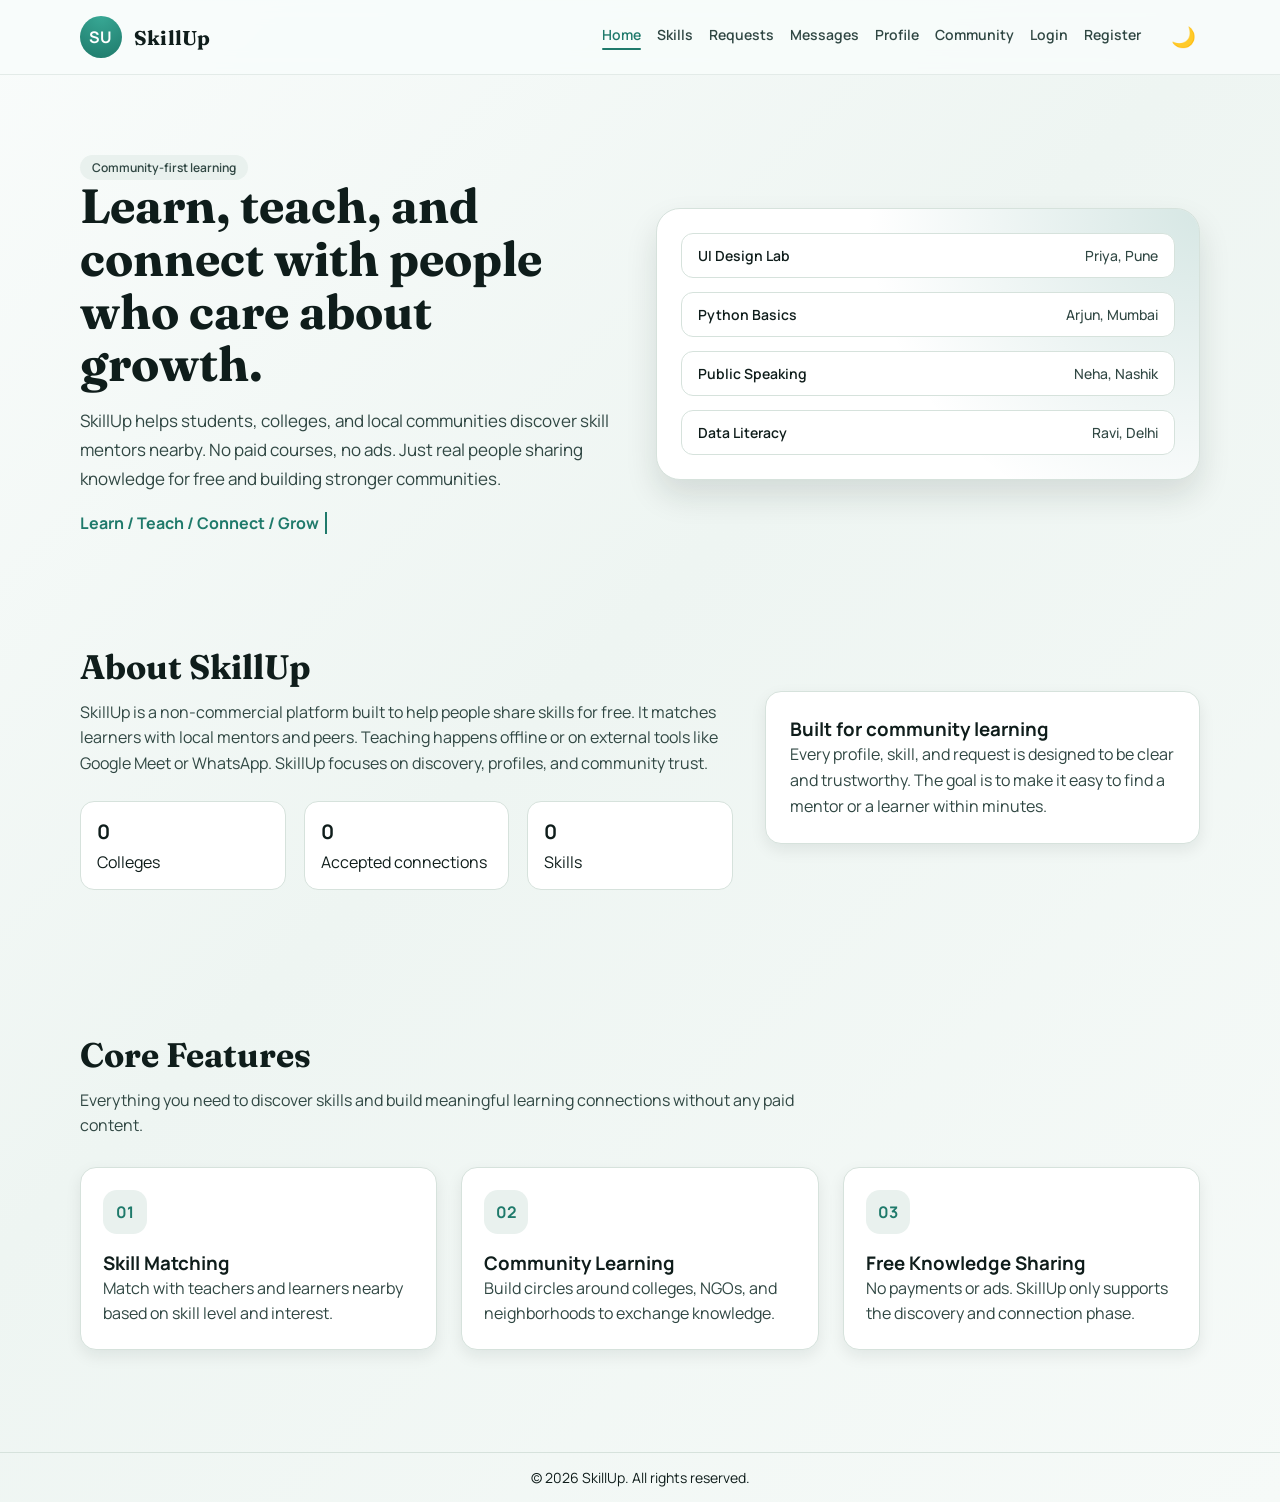
<file: index.html>
<!doctype html>
<html lang="en">
  <head>
    <meta charset="UTF-8" />
    <meta name="viewport" content="width=device-width, initial-scale=1.0" />
    <title>SkillUp | Community Skill Sharing</title>
    <script src="theme.js"></script>
    <link rel="stylesheet" href="style.css" />
  </head>
  <body>
    <div class="page">
      <header class="site-header">
        <div class="container header-inner">
          <a class="brand" href="index.html">
            <div class="brand-mark">SU</div>
            <span class="brand-title">SkillUp</span>
          </a>
          <nav class="site-nav">
            <a href="index.html">Home</a>
            <a href="skills.html">Skills</a>
            <a href="requests.html">Requests</a>
            <a href="messages.html">Messages</a>
            <a href="profile.html">Profile</a>
            <a href="community.html">Community</a>
            <a href="login.html" class="nav-auth">Login</a>
            <a href="register.html" class="nav-auth">Register</a>
            <button class="theme-toggle" id="themeToggle" type="button" aria-label="Switch to dark mode">🌙</button>
          </nav>
        </div>
      </header>

      <main>
        <section class="hero section">
          <div class="container hero-grid">
            <div>
              <p class="pill">Community-first learning</p>
              <h1 class="hero-title">
                Learn, teach, and connect with people who care about growth.
              </h1>
              <p class="hero-copy">
                SkillUp helps students, colleges, and local communities discover
                skill mentors nearby. No paid courses, no ads. Just real people
                sharing knowledge for free and building stronger communities.
              </p>
              <p class="hero-typed">
                <span id="typedText">Learn / Teach / Connect / Grow</span>
                <span class="hero-cursor" aria-hidden="true"></span>
              </p>
            </div>
            <div class="hero-panel" data-animate>
              <div class="hero-panel-grid">
                <div class="hero-panel-card">
                  UI Design Lab <span>Priya, Pune</span>
                </div>
                <div class="hero-panel-card">
                  Python Basics <span>Arjun, Mumbai</span>
                </div>
                <div class="hero-panel-card">
                  Public Speaking <span>Neha, Nashik</span>
                </div>
                <div class="hero-panel-card">
                  Data Literacy <span>Ravi, Delhi</span>
                </div>
              </div>
            </div>
          </div>
        </section>

        <section class="section" data-animate>
          <div class="container about-grid">
            <div>
              <h2 class="section-title">About SkillUp</h2>
              <p class="section-lede">
                SkillUp is a non-commercial platform built to help people share
                skills for free. It matches learners with local mentors and
                peers. Teaching happens offline or on external tools like Google
                Meet or WhatsApp. SkillUp focuses on discovery, profiles, and
                community trust.
              </p>
              <div class="stats-row">
                <div class="stat">
                  <strong id="homeCollegesCount">--</strong>
                  Colleges
                </div>
                <div class="stat">
                  <strong id="homeConnectionsCount">--</strong>
                  Accepted connections
                </div>
                <div class="stat">
                  <strong id="homeSkillsCount">--</strong>
                  Skills
                </div>
              </div>
            </div>
            <div class="about-highlight card">
              <h3>Built for community learning</h3>
              <p class="section-lede">
                Every profile, skill, and request is designed to be clear and
                trustworthy. The goal is to make it easy to find a mentor or a
                learner within minutes.
              </p>
            </div>
          </div>
        </section>

        <section class="section" data-animate>
          <div class="container">
            <h2 class="section-title">Core Features</h2>
            <p class="section-lede">
              Everything you need to discover skills and build meaningful
              learning connections without any paid content.
            </p>
            <div class="features-grid">
              <article class="card feature-card">
                <div class="feature-icon">01</div>
                <h3>Skill Matching</h3>
                <p class="section-lede">
                  Match with teachers and learners nearby based on skill level
                  and interest.
                </p>
              </article>
              <article class="card feature-card">
                <div class="feature-icon">02</div>
                <h3>Community Learning</h3>
                <p class="section-lede">
                  Build circles around colleges, NGOs, and neighborhoods to
                  exchange knowledge.
                </p>
              </article>
              <article class="card feature-card">
                <div class="feature-icon">03</div>
                <h3>Free Knowledge Sharing</h3>
                <p class="section-lede">
                  No payments or ads. SkillUp only supports the discovery and
                  connection phase.
                </p>
              </article>
            </div>
          </div>
        </section>
      </main>

      <footer class="footer">
        <p>© 2026 SkillUp. All rights reserved.</p>
      </footer>
    </div>

    <script src="app.js"></script>
    <script src="home.js"></script>
  </body>
</html>
</file>
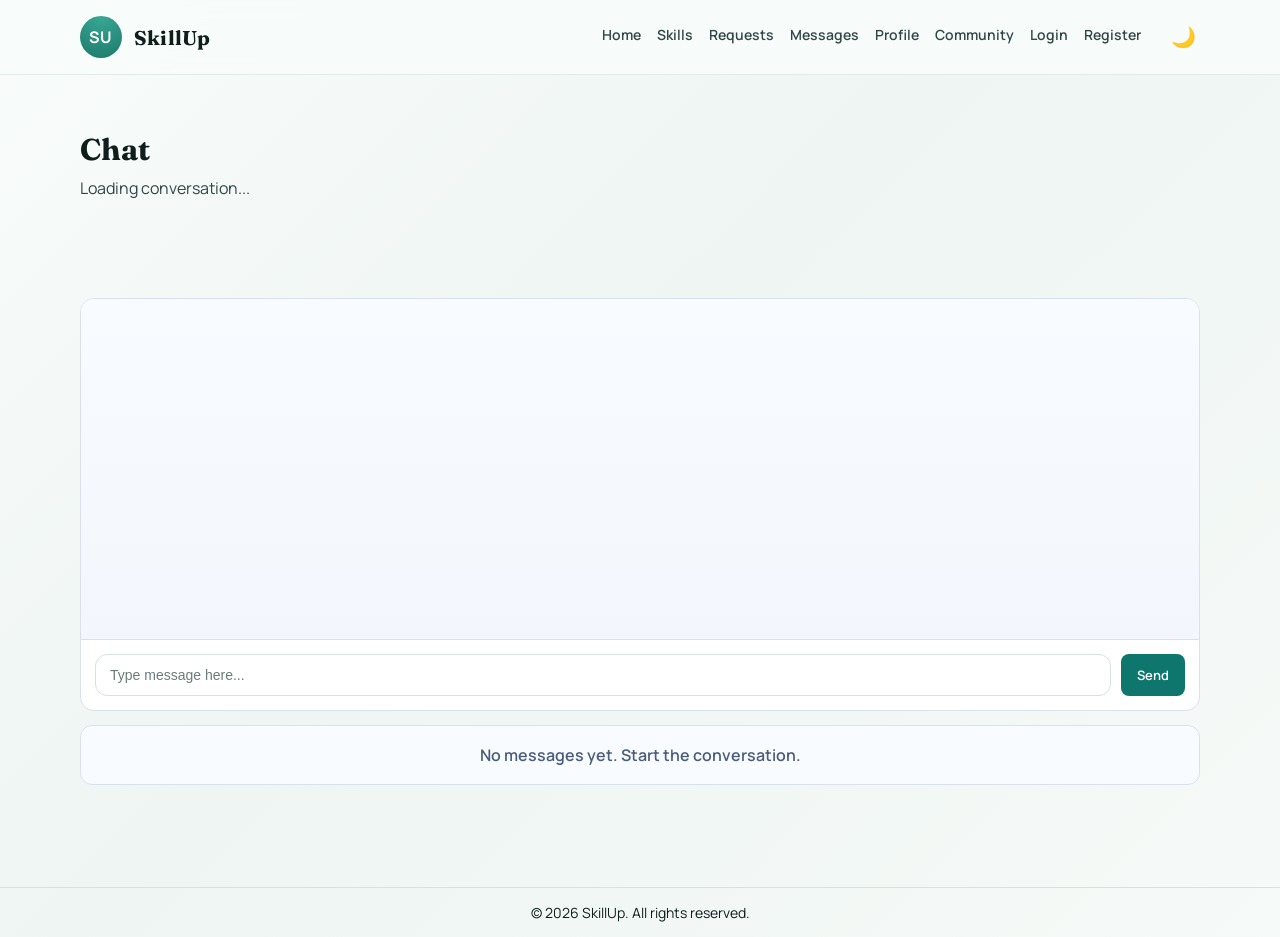
<file: chat.html>
<!doctype html>
<html lang="en">
  <head>
    <meta charset="UTF-8" />
    <meta name="viewport" content="width=device-width, initial-scale=1.0" />
    <title>Chat | SkillUp</title>
    <script src="theme.js"></script>
    <link rel="stylesheet" href="chat.css" />
  </head>
  <body>
    <div class="page">
      <header class="site-header">
        <div class="container header-inner">
          <a class="brand" href="index.html">
            <div class="brand-mark">SU</div>
            <span class="brand-title">SkillUp</span>
          </a>
          <nav class="site-nav">
            <a href="index.html">Home</a>
            <a href="skills.html">Skills</a>
            <a href="requests.html">Requests</a>
            <a href="messages.html">Messages</a>
            <a href="profile.html">Profile</a>
            <a href="community.html">Community</a>
            <a href="login.html" class="nav-auth">Login</a>
            <a href="register.html" class="nav-auth">Register</a>
            <button class="theme-toggle" id="themeToggle" type="button" aria-label="Switch to dark mode">🌙</button>
          </nav>
        </div>
      </header>

      <main>
        <section class="chat-hero">
          <div class="container">
            <h1 id="chatTitle">Chat</h1>
            <p class="section-lede" id="chatSubtitle">Loading conversation...</p>
          </div>
        </section>

        <section class="section">
          <div class="container">
            <div class="chat-shell">
              <div class="chat-messages" id="chatMessages"></div>
              <form class="chat-input-row" id="chatForm">
                <input
                  class="input"
                  id="chatInput"
                  type="text"
                  placeholder="Type message here..."
                  maxlength="1000"
                  autocomplete="off"
                />
                <button class="chat-send-btn" id="chatSendBtn" type="submit">Send</button>
              </form>
            </div>
            <div class="chat-empty" id="chatEmpty">No messages yet. Start the conversation.</div>
          </div>
        </section>
      </main>

      <footer class="footer">
        <p>© 2026 SkillUp. All rights reserved.</p>
      </footer>
    </div>

    <script src="app.js"></script>
    <script src="chat.js"></script>
  </body>
</html>
</file>
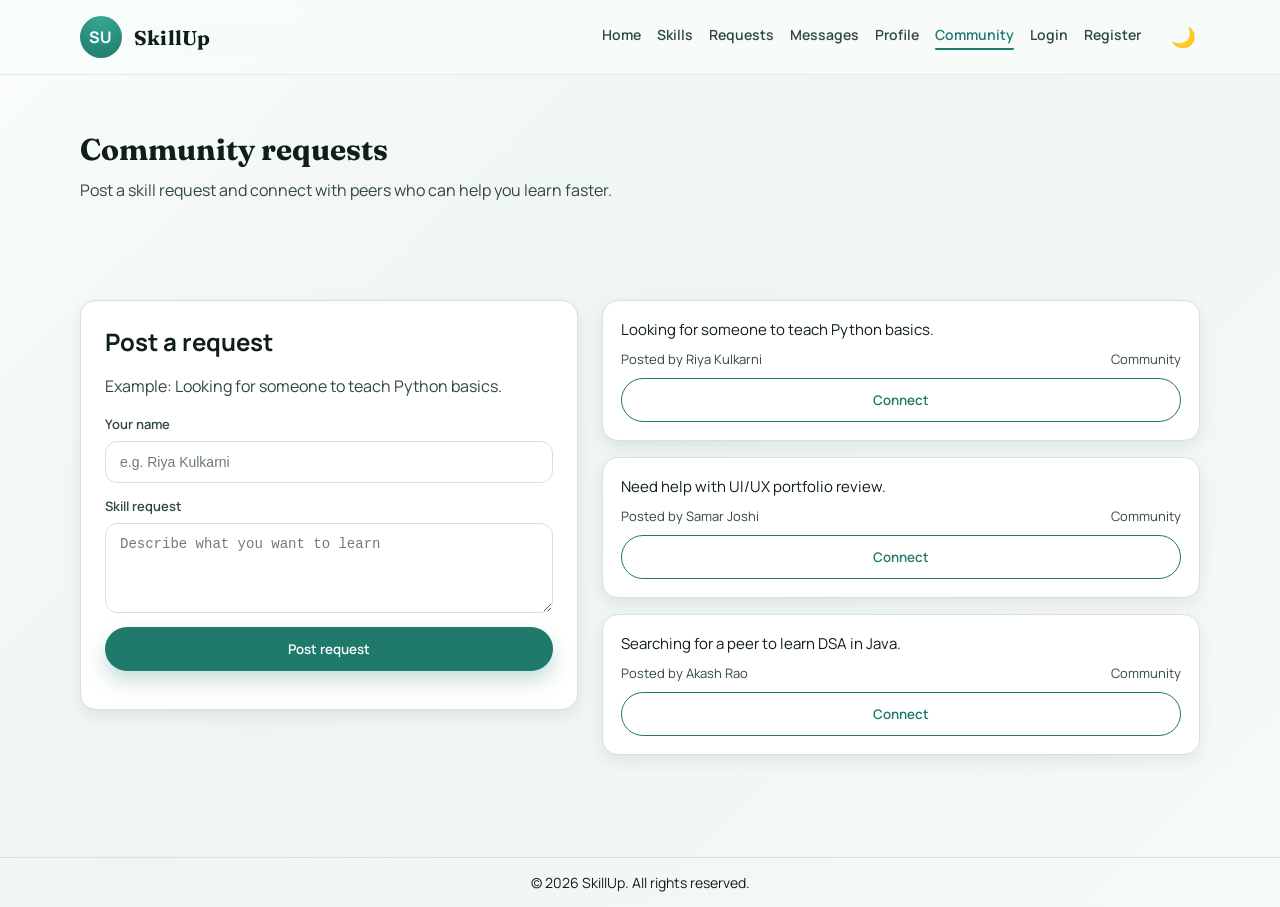
<file: community.html>
<!doctype html>
<html lang="en">
  <head>
    <meta charset="UTF-8" />
    <meta name="viewport" content="width=device-width, initial-scale=1.0" />
    <title>Community | SkillUp</title>
    <script src="theme.js"></script>
    <link rel="stylesheet" href="community.css" />
  </head>
  <body>
    <div class="page">
      <header class="site-header">
        <div class="container header-inner">
          <a class="brand" href="index.html">
            <div class="brand-mark">SU</div>
            <span class="brand-title">SkillUp</span>
          </a>
          <nav class="site-nav">
            <a href="index.html">Home</a>
            <a href="skills.html">Skills</a>
            <a href="requests.html">Requests</a>
            <a href="messages.html">Messages</a>
            <a href="profile.html">Profile</a>
            <a href="community.html">Community</a>
            <a href="login.html" class="nav-auth">Login</a>
            <a href="register.html" class="nav-auth">Register</a>
            <button class="theme-toggle" id="themeToggle" type="button" aria-label="Switch to dark mode">🌙</button>
          </nav>
        </div>
      </header>

      <main>
        <section class="community-hero">
          <div class="container">
            <h1>Community requests</h1>
            <p class="section-lede">
              Post a skill request and connect with peers who can help you
              learn faster.
            </p>
          </div>
        </section>

        <section class="section">
          <div class="container community-layout">
            <article class="card request-card">
              <h2>Post a request</h2>
              <p class="section-lede">
                Example: Looking for someone to teach Python basics.
              </p>
              <form id="requestForm" class="request-form">
                <div class="field">
                  <label for="requestName">Your name</label>
                  <input
                    class="input"
                    id="requestName"
                    type="text"
                    placeholder="e.g. Riya Kulkarni"
                    required
                  />
                </div>
                <div class="field">
                  <label for="requestText">Skill request</label>
                  <textarea
                    class="textarea"
                    id="requestText"
                    rows="4"
                    placeholder="Describe what you want to learn"
                    required
                  ></textarea>
                </div>
                <button class="btn btn-primary" type="submit">
                  Post request
                </button>
                <div class="form-alert" id="requestAlert" role="status"></div>
              </form>
            </article>

            <section class="request-list" id="requestList"></section>
          </div>
        </section>
      </main>

      <footer class="footer">
        <p>© 2026 SkillUp. All rights reserved.</p>
      </footer>
    </div>

    <script src="app.js"></script>
    <script src="community.js"></script>
  </body>
</html>
</file>
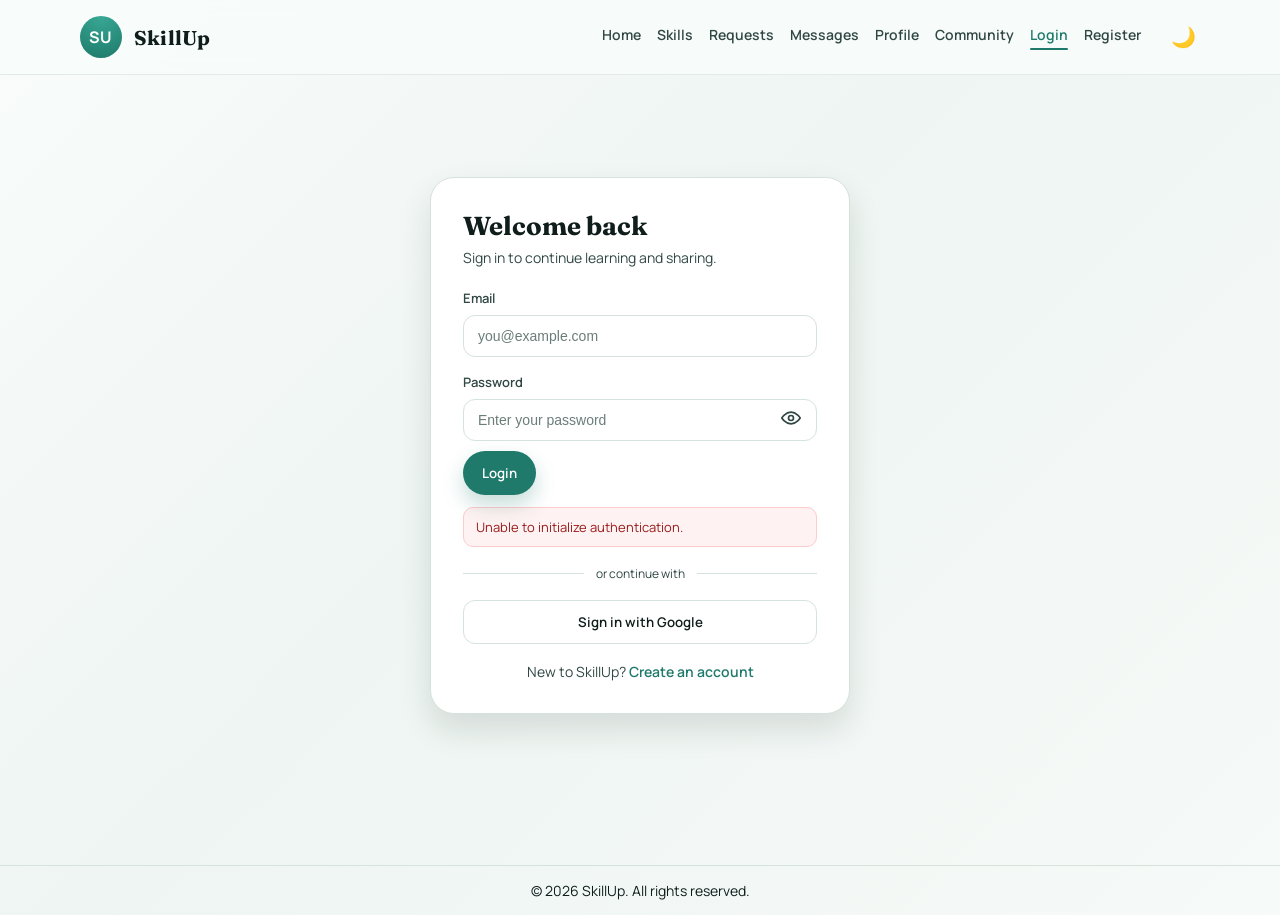
<file: login.html>
<!doctype html>
<html lang="en">
  <head>
    <meta charset="UTF-8" />
    <meta name="viewport" content="width=device-width, initial-scale=1.0" />
    <title>Login | SkillUp</title>
    <script src="theme.js"></script>
    <link rel="stylesheet" href="auth.css" />
  </head>
  <body data-form="login">
    <div class="page">
      <header class="site-header">
        <div class="container header-inner">
          <a class="brand" href="index.html">
            <div class="brand-mark">SU</div>
            <span class="brand-title">SkillUp</span>
          </a>
          <nav class="site-nav">
            <a href="index.html">Home</a>
            <a href="skills.html">Skills</a>
            <a href="requests.html">Requests</a>
            <a href="messages.html">Messages</a>
            <a href="profile.html">Profile</a>
            <a href="community.html">Community</a>
            <a href="login.html" class="nav-auth">Login</a>
            <a href="register.html" class="nav-auth">Register</a>
            <button class="theme-toggle" id="themeToggle" type="button" aria-label="Switch to dark mode">🌙</button>
          </nav>
        </div>
      </header>

      <main class="auth-wrapper">
        <section class="auth-card">
          <h1 class="auth-title">Welcome back</h1>
          <p class="auth-subtitle">Sign in to continue learning and sharing.</p>

          <form>
            <div class="form-grid">
              <div class="field">
                <label for="loginEmail">Email</label>
                <input
                  class="input"
                  type="email"
                  id="loginEmail"
                  placeholder="you@example.com"
                  required
                />
              </div>

              <div class="field">
                <label for="loginPassword">Password</label>
                <div class="password-field">
                  <input
                    class="input"
                    type="password"
                    id="loginPassword"
                    placeholder="Enter your password"
                    required
                  />
                  <button
                    class="password-toggle"
                    type="button"
                    data-target="loginPassword"
                    aria-label="Toggle password visibility"
                  ></button>
                </div>
              </div>
            </div>

            <div class="auth-actions">
              <button class="btn btn-primary" type="submit">Login</button>
              <div class="alert" role="status" aria-live="polite"></div>
            </div>
          </form>

          <div class="divider">or continue with</div>
          <button class="google-btn" type="button">Sign in with Google</button>

          <p class="switch-text">
            New to SkillUp? <a href="register.html">Create an account</a>
          </p>
        </section>
      </main>

      <footer class="footer">
        <p>© 2026 SkillUp. All rights reserved.</p>
      </footer>
    </div>

    <script src="app.js"></script>
    <script src="auth.js"></script>
  </body>
</html>
</file>
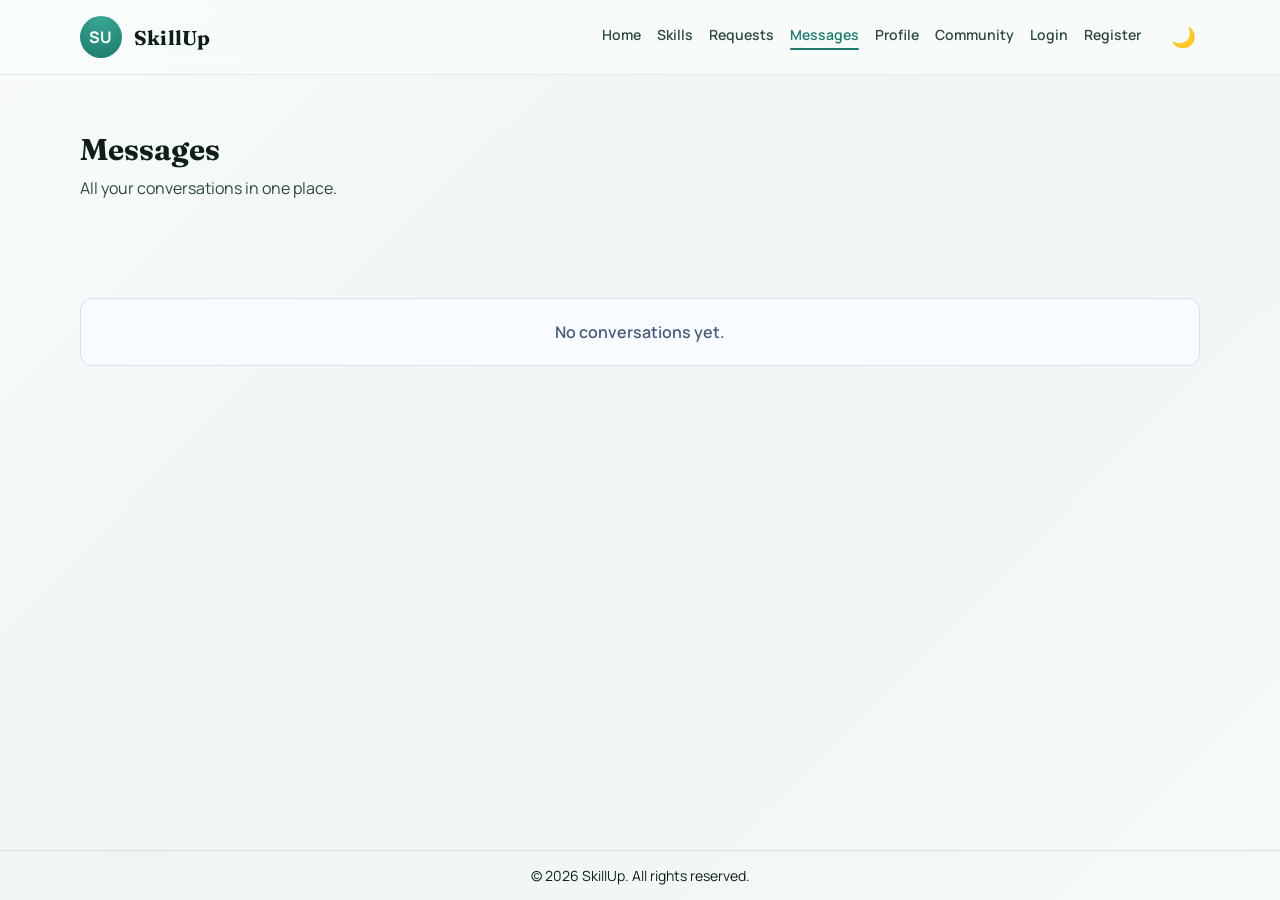
<file: messages.html>
<!doctype html>
<html lang="en">
  <head>
    <meta charset="UTF-8" />
    <meta name="viewport" content="width=device-width, initial-scale=1.0" />
    <title>Messages | SkillUp</title>
    <script src="theme.js"></script>
    <link rel="stylesheet" href="messages.css" />
  </head>
  <body>
    <div class="page">
      <header class="site-header">
        <div class="container header-inner">
          <a class="brand" href="index.html">
            <div class="brand-mark">SU</div>
            <span class="brand-title">SkillUp</span>
          </a>
          <nav class="site-nav">
            <a href="index.html">Home</a>
            <a href="skills.html">Skills</a>
            <a href="requests.html">Requests</a>
            <a href="messages.html">Messages</a>
            <a href="profile.html">Profile</a>
            <a href="community.html">Community</a>
            <a href="login.html" class="nav-auth">Login</a>
            <a href="register.html" class="nav-auth">Register</a>
            <button class="theme-toggle" id="themeToggle" type="button" aria-label="Switch to dark mode">🌙</button>
          </nav>
        </div>
      </header>

      <main>
        <section class="messages-hero">
          <div class="container">
            <h1>Messages</h1>
            <p class="section-lede">All your conversations in one place.</p>
          </div>
        </section>

        <section class="section">
          <div class="container">
            <div class="messages-list" id="messagesList"></div>
            <div class="messages-empty" id="messagesEmpty">No conversations yet.</div>
          </div>
        </section>
      </main>

      <footer class="footer">
        <p>© 2026 SkillUp. All rights reserved.</p>
      </footer>
    </div>

    <script src="app.js"></script>
    <script src="messages.js"></script>
  </body>
</html>
</file>
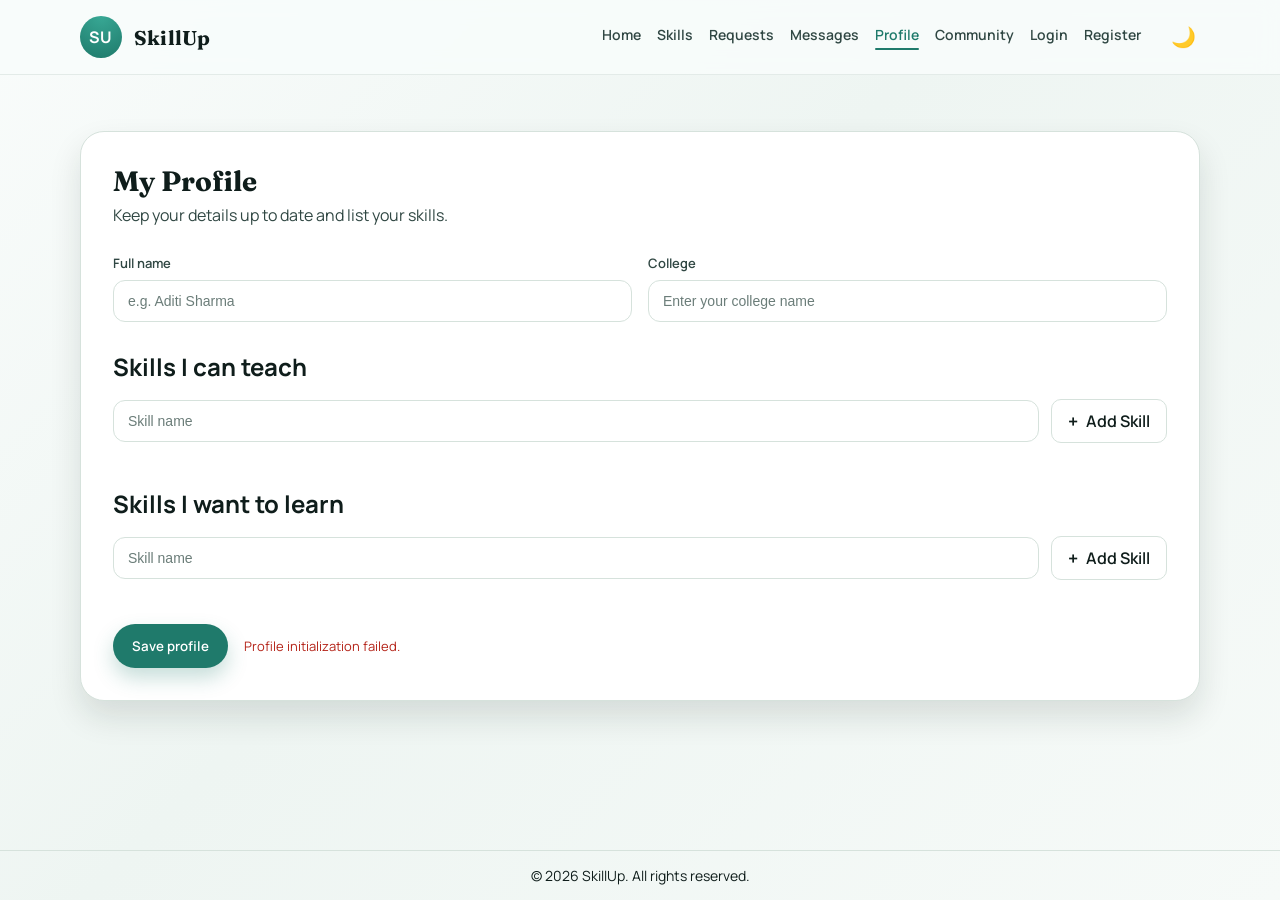
<file: profile.html>
<!doctype html>
<html lang="en">
  <head>
    <meta charset="UTF-8" />
    <meta name="viewport" content="width=device-width, initial-scale=1.0" />
    <title>Profile | SkillUp</title>
    <script src="theme.js"></script>
    <link rel="stylesheet" href="profile.css" />
  </head>
  <body>
    <div class="page">
      <header class="site-header">
        <div class="container header-inner">
          <a class="brand" href="index.html">
            <div class="brand-mark">SU</div>
            <span class="brand-title">SkillUp</span>
          </a>
          <nav class="site-nav">
            <a href="index.html">Home</a>
            <a href="skills.html">Skills</a>
            <a href="requests.html">Requests</a>
            <a href="messages.html">Messages</a>
            <a href="profile.html">Profile</a>
            <a href="community.html">Community</a>
            <a href="login.html" class="nav-auth">Login</a>
            <a href="register.html" class="nav-auth">Register</a>
            <button class="theme-toggle" id="themeToggle" type="button" aria-label="Switch to dark mode">🌙</button>
          </nav>
        </div>
      </header>

      <main class="profile-layout">
        <div class="container">
          <section class="profile-card">
            <div class="profile-header">
              <h1>My Profile</h1>
              <p>Keep your details up to date and list your skills.</p>
            </div>

            <div class="profile-grid">
              <div class="field">
                <label for="fullName">Full name</label>
                <input
                  class="input"
                  id="fullName"
                  type="text"
                  placeholder="e.g. Aditi Sharma"
                />
              </div>
              <div class="field">
                <label for="location">College</label>
                <input
                  class="input"
                  id="location"
                  type="text"
                  placeholder="Enter your college name"
                />
              </div>
            </div>

            <div class="skill-section">
              <h2>Skills I can teach</h2>
              <div class="input-row">
                <input
                  class="input"
                  id="teachSkillInput"
                  type="text"
                  placeholder="Skill name"
                />
                <button class="add-skill-btn" type="button" id="addTeach">
                  <span class="add-icon" aria-hidden="true">+</span>
                  Add Skill
                </button>
              </div>
              <div class="tag-list" id="teachTags"></div>
            </div>

            <div class="skill-section">
              <h2>Skills I want to learn</h2>
              <div class="input-row learn">
                <input
                  class="input"
                  id="learnSkillInput"
                  type="text"
                  placeholder="Skill name"
                />
                <button class="add-skill-btn" type="button" id="addLearn">
                  <span class="add-icon" aria-hidden="true">+</span>
                  Add Skill
                </button>
              </div>
              <div class="tag-list" id="learnTags"></div>
            </div>

            <div class="save-row">
              <button class="btn btn-primary" type="button" id="saveProfile">
                Save profile
              </button>
              <span class="status" id="saveStatus">Profile saved.</span>
            </div>
          </section>
        </div>
      </main>

      <footer class="footer">
        <p>© 2026 SkillUp. All rights reserved.</p>
      </footer>
    </div>

    <script src="app.js"></script>
    <script src="profile.js"></script>
  </body>
</html>
</file>
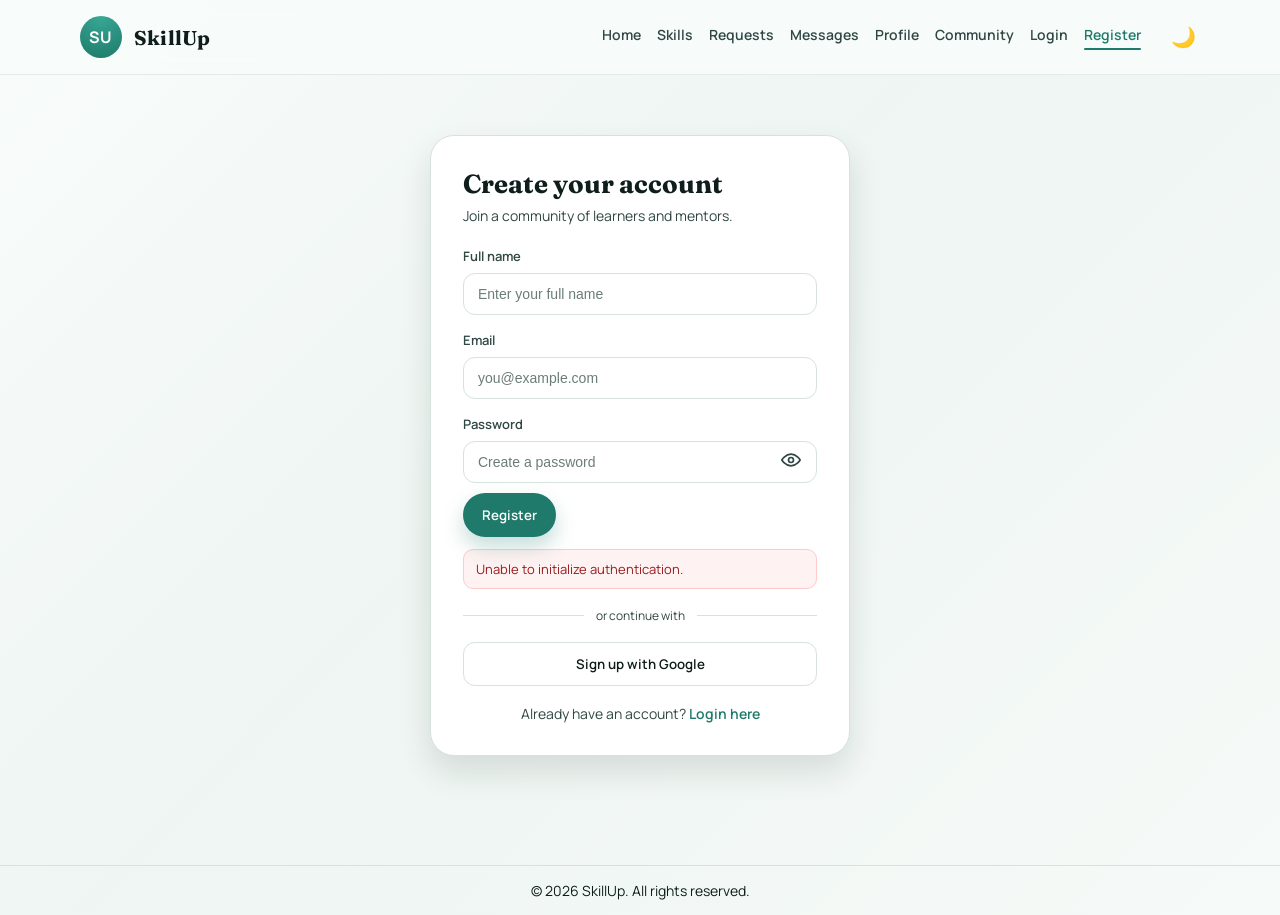
<file: register.html>
<!doctype html>
<html lang="en">
  <head>
    <meta charset="UTF-8" />
    <meta name="viewport" content="width=device-width, initial-scale=1.0" />
    <title>Register | SkillUp</title>
    <script src="theme.js"></script>
    <link rel="stylesheet" href="auth.css" />
  </head>
  <body data-form="register">
    <div class="page">
      <header class="site-header">
        <div class="container header-inner">
          <a class="brand" href="index.html">
            <div class="brand-mark">SU</div>
            <span class="brand-title">SkillUp</span>
          </a>
          <nav class="site-nav">
            <a href="index.html">Home</a>
            <a href="skills.html">Skills</a>
            <a href="requests.html">Requests</a>
            <a href="messages.html">Messages</a>
            <a href="profile.html">Profile</a>
            <a href="community.html">Community</a>
            <a href="login.html" class="nav-auth">Login</a>
            <a href="register.html" class="nav-auth">Register</a>
            <button class="theme-toggle" id="themeToggle" type="button" aria-label="Switch to dark mode">🌙</button>
          </nav>
        </div>
      </header>

      <main class="auth-wrapper">
        <section class="auth-card">
          <h1 class="auth-title">Create your account</h1>
          <p class="auth-subtitle">Join a community of learners and mentors.</p>

          <form>
            <div class="form-grid">
              <div class="field">
                <label for="fullName">Full name</label>
                <input
                  class="input"
                  type="text"
                  id="fullName"
                  placeholder="Enter your full name"
                  required
                />
              </div>

              <div class="field">
                <label for="registerEmail">Email</label>
                <input
                  class="input"
                  type="email"
                  id="registerEmail"
                  placeholder="you@example.com"
                  required
                />
              </div>

              <div class="field">
                <label for="registerPassword">Password</label>
                <div class="password-field">
                  <input
                    class="input"
                    type="password"
                    id="registerPassword"
                    placeholder="Create a password"
                    required
                  />
                  <button
                    class="password-toggle"
                    type="button"
                    data-target="registerPassword"
                    aria-label="Toggle password visibility"
                  ></button>
                </div>
              </div>
            </div>

            <div class="auth-actions">
              <button class="btn btn-primary" type="submit">Register</button>
              <div class="alert" role="status" aria-live="polite"></div>
            </div>
          </form>

          <div class="divider">or continue with</div>
          <button class="google-btn" type="button">Sign up with Google</button>

          <p class="switch-text">
            Already have an account? <a href="login.html" class="nav-auth">Login here</a>
          </p>
        </section>
      </main>

      <footer class="footer">
        <p>© 2026 SkillUp. All rights reserved.</p>
      </footer>
    </div>

    <script src="app.js"></script>
    <script src="auth.js"></script>
  </body>
</html>
</file>
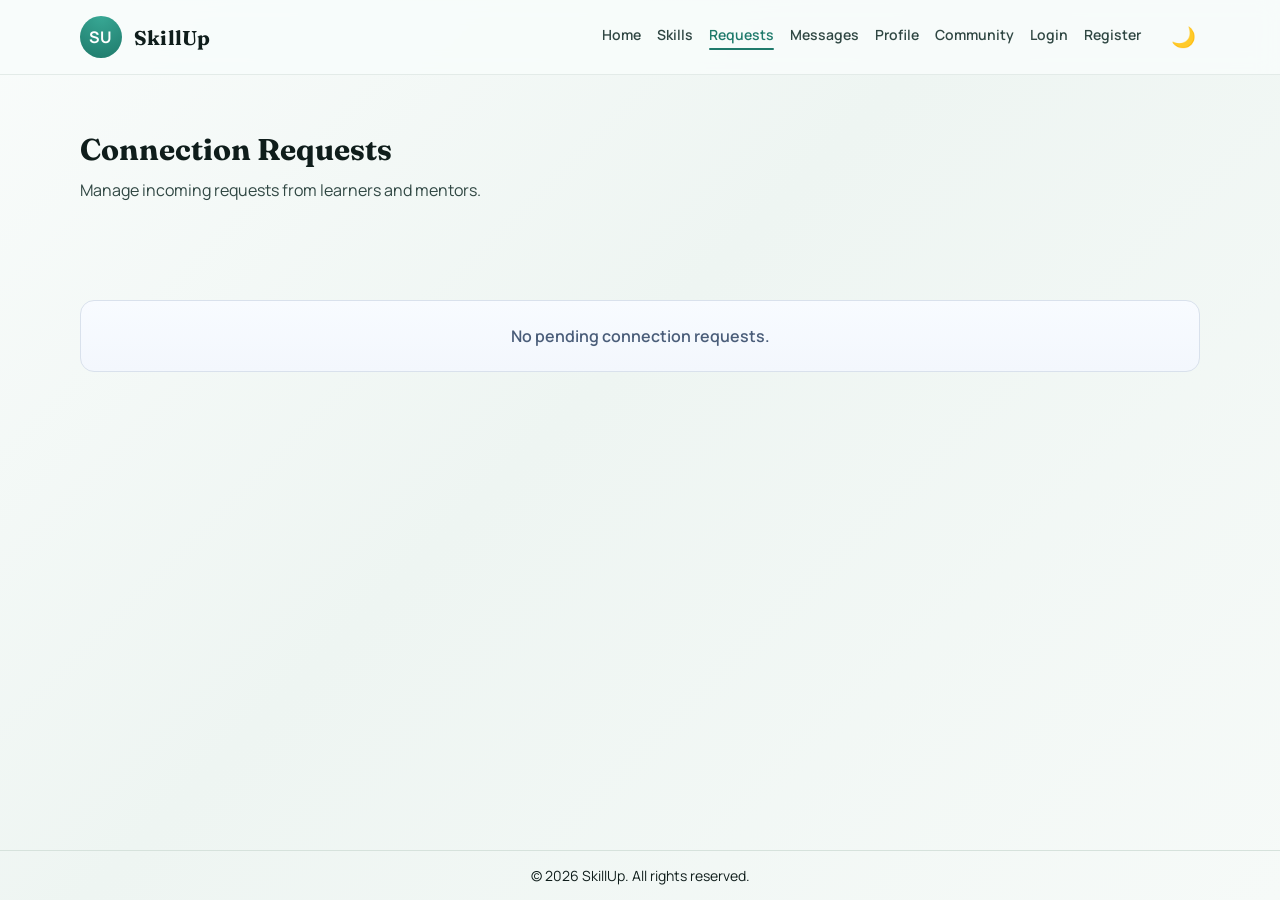
<file: requests.html>
<!doctype html>
<html lang="en">
  <head>
    <meta charset="UTF-8" />
    <meta name="viewport" content="width=device-width, initial-scale=1.0" />
    <title>Requests | SkillUp</title>
    <script src="theme.js"></script>
    <link rel="stylesheet" href="requests.css" />
  </head>
  <body>
    <div class="page">
      <header class="site-header">
        <div class="container header-inner">
          <a class="brand" href="index.html">
            <div class="brand-mark">SU</div>
            <span class="brand-title">SkillUp</span>
          </a>
          <nav class="site-nav">
            <a href="index.html">Home</a>
            <a href="skills.html">Skills</a>
            <a href="requests.html">Requests</a>
            <a href="messages.html">Messages</a>
            <a href="profile.html">Profile</a>
            <a href="community.html">Community</a>
            <a href="login.html" class="nav-auth">Login</a>
            <a href="register.html" class="nav-auth">Register</a>
            <button class="theme-toggle" id="themeToggle" type="button" aria-label="Switch to dark mode">🌙</button>
          </nav>
        </div>
      </header>

      <main>
        <section class="requests-hero">
          <div class="container">
            <h1>Connection Requests</h1>
            <p class="section-lede">Manage incoming requests from learners and mentors.</p>
          </div>
        </section>

        <section class="section">
          <div class="container">
            <div class="requests-list" id="requestsList"></div>
            <div class="requests-empty" id="requestsEmpty">No pending connection requests.</div>
          </div>
        </section>
      </main>

      <footer class="footer">
        <p>© 2026 SkillUp. All rights reserved.</p>
      </footer>
    </div>

    <script src="app.js"></script>
    <script src="requests.js"></script>
  </body>
</html>
</file>
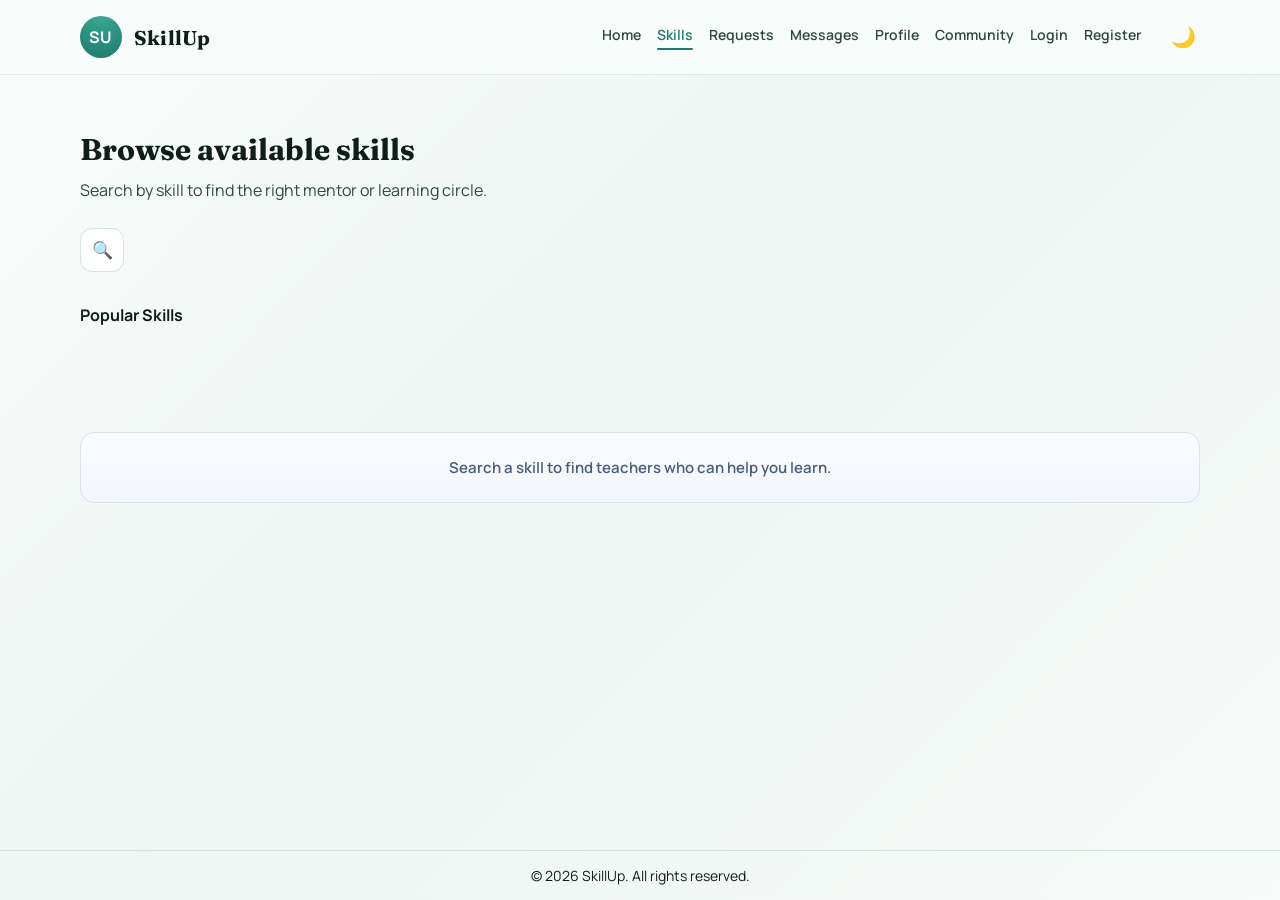
<file: skills.html>
<!doctype html>
<html lang="en">
  <head>
    <meta charset="UTF-8" />
    <meta name="viewport" content="width=device-width, initial-scale=1.0" />
    <title>Skills | SkillUp</title>
    <script src="theme.js"></script>
    <link rel="stylesheet" href="skills.css" />
  </head>
  <body>
    <div class="page">
      <header class="site-header">
        <div class="container header-inner">
          <a class="brand" href="index.html">
            <div class="brand-mark">SU</div>
            <span class="brand-title">SkillUp</span>
          </a>
          <nav class="site-nav">
            <a href="index.html">Home</a>
            <a href="skills.html">Skills</a>
            <a href="requests.html">Requests</a>
            <a href="messages.html">Messages</a>
            <a href="profile.html">Profile</a>
            <a href="community.html">Community</a>
            <a href="login.html" class="nav-auth">Login</a>
            <a href="register.html" class="nav-auth">Register</a>
            <button class="theme-toggle" id="themeToggle" type="button" aria-label="Switch to dark mode">🌙</button>
          </nav>
        </div>
      </header>

      <main>
        <section class="skills-hero">
          <div class="container">
            <h1>Browse available skills</h1>
            <p class="section-lede">
              Search by skill to find the right mentor or
              learning circle.
            </p>

            <div class="filters">
              <div class="skill-search" id="skillSearchBox">
                <button
                  class="search-toggle"
                  id="skillSearchToggle"
                  type="button"
                  aria-label="Search skills"
                >
                  <span aria-hidden="true">&#128269;</span>
                </button>
                <input
                  class="input skill-search-input"
                  id="searchInput"
                  type="text"
                  placeholder=""
                  autocomplete="off"
                />
                <div class="search-suggestions" id="searchSuggestions"></div>
              </div>
            </div>

            <div class="popular-skills" id="popularSkillsSection">
              <div class="popular-skills-head">
                <h2>Popular Skills</h2>
              </div>
              <div class="popular-skills-list" id="popularSkillsList"></div>
            </div>
          </div>
        </section>

        <section class="section">
          <div class="container">
            <div class="skill-grid" id="skillGrid"></div>
            <div class="empty-state" id="emptyState">
              <p class="empty-state-main">Search a skill to find teachers who can help you learn.</p>
            </div>
          </div>
        </section>
      </main>

      <footer class="footer">
        <p>© 2026 SkillUp. All rights reserved.</p>
      </footer>
    </div>

    <script src="app.js"></script>
    <script src="skills.js"></script>
  </body>
</html>
</file>
<file: style.css>
@import url("base.css");

.hero {
  padding: 80px 0 40px;
}

.hero-grid {
  display: grid;
  grid-template-columns: repeat(2, minmax(0, 1fr));
  gap: 32px;
  align-items: center;
}

.hero-title {
  font-family: "Fraunces", "Georgia", serif;
  font-size: clamp(32px, 4vw, 48px);
  line-height: 1.1;
  margin-bottom: 16px;
}

.hero-copy {
  color: var(--ink-soft);
  font-size: 17px;
  line-height: 1.7;
  margin-bottom: 18px;
}

.hero-typed {
  display: inline-flex;
  align-items: center;
  gap: 6px;
  font-weight: 700;
  color: var(--primary);
}

.hero-cursor {
  width: 2px;
  height: 22px;
  background: var(--primary);
  animation: blink 1s steps(2, end) infinite;
}

@keyframes blink {
  0%, 100% {
    opacity: 0;
  }
  50% {
    opacity: 1;
  }
}

.hero-panel {
  background: var(--surface);
  border-radius: var(--radius-lg);
  border: 1px solid var(--border);
  padding: 24px;
  box-shadow: var(--shadow-md);
  position: relative;
  overflow: hidden;
}

.hero-panel::before {
  content: "";
  position: absolute;
  inset: 0;
  background: radial-gradient(circle at top right, rgba(31, 122, 107, 0.18), transparent 55%);
}

.hero-panel-grid {
  position: relative;
  display: grid;
  gap: 14px;
}

.hero-panel-card {
  display: flex;
  justify-content: space-between;
  align-items: center;
  padding: 12px 16px;
  border-radius: 12px;
  background: var(--surface-elevated);
  border: 1px solid var(--border);
  font-size: 14px;
  font-weight: 600;
}

.hero-panel-card span {
  color: var(--ink-soft);
  font-weight: 500;
}

.about-grid {
  display: grid;
  grid-template-columns: minmax(0, 1.2fr) minmax(0, 0.8fr);
  gap: 32px;
  align-items: center;
}

.about-highlight {
  background: var(--surface);
  padding: 24px;
  border-radius: var(--radius-md);
  border: 1px solid var(--border);
  box-shadow: var(--shadow-sm);
}

.features-grid {
  display: grid;
  grid-template-columns: repeat(auto-fit, minmax(240px, 1fr));
  gap: 24px;
  margin-top: 28px;
}

.feature-card {
  padding: 22px;
}

.feature-icon {
  width: 44px;
  height: 44px;
  border-radius: 14px;
  background: var(--surface-tint);
  display: grid;
  place-items: center;
  font-weight: 700;
  color: var(--primary);
  margin-bottom: 16px;
}

.stats-row {
  display: grid;
  grid-template-columns: repeat(auto-fit, minmax(180px, 1fr));
  gap: 18px;
  margin-top: 24px;
}

.stat {
  padding: 16px;
  border-radius: 14px;
  background: var(--surface);
  border: 1px solid var(--border);
}

.stat strong {
  font-size: 20px;
  display: block;
  margin-bottom: 6px;
}

@media (max-width: 900px) {
  .hero-grid,
  .about-grid {
    grid-template-columns: 1fr;
  }

  .hero {
    padding-top: 64px;
  }
}
</file>
<file: chat.css>
@import url("base.css");

.chat-hero {
  padding: 56px 0 24px;
}

.chat-hero h1 {
  font-family: "Fraunces", "Georgia", serif;
  font-size: 30px;
  margin-bottom: 8px;
}

.chat-shell {
  border: 1px solid var(--border-strong);
  border-radius: 14px;
  background: var(--surface-elevated);
  overflow: hidden;
}

.chat-messages {
  min-height: 340px;
  max-height: 460px;
  overflow-y: auto;
  padding: 16px;
  display: grid;
  gap: 10px;
  background: linear-gradient(180deg, var(--surface-muted) 0%, var(--surface-muted-strong) 100%);
}

.chat-bubble {
  max-width: min(78%, 560px);
  border-radius: 12px;
  padding: 10px 12px;
  font-size: 14px;
  line-height: 1.4;
}

.chat-bubble.other {
  justify-self: start;
  background: var(--chat-other-bg);
  border: 1px solid var(--border-strong);
  color: var(--ink);
}

.chat-bubble.you {
  justify-self: end;
  background: var(--chat-you-bg);
  color: #fff;
}

.chat-meta {
  display: block;
  margin-top: 4px;
  font-size: 11px;
  opacity: 0.75;
}

.chat-input-row {
  display: grid;
  grid-template-columns: 1fr auto;
  gap: 10px;
  padding: 14px;
  border-top: 1px solid var(--border-strong);
}

.chat-send-btn {
  border: none;
  border-radius: 8px;
  padding: 10px 16px;
  font: inherit;
  font-size: 13px;
  font-weight: 600;
  background: #0f766e;
  color: #fff;
  cursor: pointer;
  transition:
    background-color 180ms ease,
    transform 120ms ease;
}

.chat-send-btn:hover {
  background: #115e59;
  transform: translateY(-1px);
}

.chat-send-btn:disabled {
  opacity: 0.7;
  cursor: not-allowed;
  transform: none;
}

.chat-empty {
  margin-top: 14px;
  padding: 18px;
  border: 1px solid var(--border-strong);
  border-radius: 12px;
  background: var(--surface-muted);
  text-align: center;
  color: var(--text-muted);
  font-weight: 600;
}

@media (max-width: 720px) {
  .chat-input-row {
    grid-template-columns: 1fr;
  }

  .chat-send-btn {
    width: 100%;
  }
}
</file>
<file: community.css>
@import url("base.css");

.community-hero {
  padding: 56px 0 24px;
}

.community-hero h1 {
  font-family: "Fraunces", "Georgia", serif;
  font-size: 30px;
  margin-bottom: 10px;
}

.community-layout {
  display: grid;
  grid-template-columns: 1fr 1.2fr;
  gap: 24px;
  align-items: start;
}

.request-card {
  padding: 24px;
  display: grid;
  gap: 16px;
}

.request-list {
  display: grid;
  gap: 16px;
}

.request-item {
  padding: 18px;
  display: grid;
  gap: 10px;
}

.request-text {
  font-size: 15px;
  color: var(--ink);
}

.request-meta {
  font-size: 13px;
  color: var(--ink-soft);
  display: flex;
  justify-content: space-between;
  gap: 10px;
}

.request-form {
  display: grid;
  gap: 14px;
}

.form-alert {
  font-size: 13px;
  color: var(--primary);
}

.form-alert.error {
  color: var(--danger-text);
}

.connect-info {
  font-size: 13px;
  color: var(--ink-soft);
}

@media (max-width: 900px) {
  .community-layout {
    grid-template-columns: 1fr;
  }
}
</file>
<file: auth.css>
@import url("base.css");

.auth-wrapper {
  min-height: calc(100vh - 140px);
  display: grid;
  place-items: center;
  padding: 40px 0 60px;
}

.auth-card {
  width: min(420px, 92vw);
  padding: 32px;
  border-radius: var(--radius-lg);
  background: var(--surface);
  border: 1px solid var(--border);
  box-shadow: var(--shadow-md);
  animation: popIn 0.5s ease;
}

@keyframes popIn {
  from {
    opacity: 0;
    transform: translateY(10px);
  }
  to {
    opacity: 1;
    transform: translateY(0);
  }
}

.auth-title {
  font-family: "Fraunces", "Georgia", serif;
  font-size: 26px;
  margin-bottom: 6px;
}

.auth-subtitle {
  color: var(--ink-soft);
  font-size: 14px;
  margin-bottom: 22px;
}

.form-grid {
  display: grid;
  gap: 16px;
}

.password-field {
  position: relative;
}

.password-toggle {
  position: absolute;
  right: 12px;
  top: 50%;
  transform: translateY(-50%);
  border: none;
  background: none;
  cursor: pointer;
  color: var(--ink-soft);
  padding: 4px;
}

.password-toggle svg {
  width: 20px;
  height: 20px;
}

.auth-actions {
  margin-top: 10px;
}

.divider {
  display: grid;
  grid-template-columns: 1fr auto 1fr;
  align-items: center;
  gap: 12px;
  color: var(--ink-soft);
  font-size: 12px;
  margin: 18px 0;
}

.divider::before,
.divider::after {
  content: "";
  height: 1px;
  background: var(--border);
}

.google-btn {
  width: 100%;
  border-radius: 12px;
  border: 1px solid var(--border);
  background: var(--surface-elevated);
  color: var(--ink);
  padding: 12px;
  font-weight: 600;
  cursor: pointer;
  transition: border 0.2s ease, box-shadow 0.2s ease;
}

.google-btn:hover {
  border-color: var(--primary);
  box-shadow: 0 8px 16px rgba(31, 122, 107, 0.12);
}

.switch-text {
  margin-top: 18px;
  text-align: center;
  font-size: 14px;
  color: var(--ink-soft);
}

.switch-text a {
  color: var(--primary);
  font-weight: 600;
}

.alert {
  margin-top: 12px;
  padding: 10px 12px;
  border-radius: 10px;
  font-size: 13px;
  display: none;
}

.alert.success {
  background: var(--success-bg);
  border: 1px solid var(--success-border);
  color: var(--success-text);
}

.alert.error {
  background: var(--danger-bg);
  border: 1px solid var(--danger-border);
  color: var(--danger-text);
}
</file>
<file: messages.css>
@import url("base.css");

.messages-hero {
  padding: 56px 0 24px;
}

.messages-hero h1 {
  font-family: "Fraunces", "Georgia", serif;
  font-size: 30px;
  margin-bottom: 8px;
}

.messages-list {
  display: grid;
  gap: 12px;
}

.conversation-item {
  border: 1px solid var(--border-strong);
  border-radius: 12px;
  background: var(--surface-elevated);
  padding: 14px;
  text-decoration: none;
  color: inherit;
  display: grid;
  gap: 6px;
  transition:
    border-color 180ms ease,
    box-shadow 180ms ease,
    transform 120ms ease;
}

.conversation-item:hover {
  border-color: var(--interactive-border);
  box-shadow: var(--interactive-shadow);
  transform: translateY(-1px);
}

.conversation-top {
  display: flex;
  align-items: center;
  justify-content: space-between;
  gap: 12px;
}

.conversation-name {
  margin: 0;
  font-size: 16px;
  font-weight: 700;
  color: var(--ink);
}

.conversation-time {
  font-size: 12px;
  color: var(--text-subtle);
  white-space: nowrap;
}

.conversation-last {
  margin: 0;
  font-size: 14px;
  color: var(--ink-soft);
}

.messages-empty {
  padding: 22px;
  border: 1px solid var(--border-strong);
  border-radius: 12px;
  background: var(--surface-muted);
  text-align: center;
  color: var(--text-muted);
  font-weight: 600;
}
</file>
<file: profile.css>
@import url("base.css");

.profile-layout {
  padding: 56px 0 72px;
}

.profile-card {
  background: var(--surface);
  border-radius: var(--radius-lg);
  border: 1px solid var(--border);
  box-shadow: var(--shadow-md);
  padding: 32px;
  display: grid;
  gap: 28px;
}

.profile-header {
  text-align: left;
}

.profile-header h1 {
  font-family: "Fraunces", "Georgia", serif;
  font-size: 28px;
  margin-bottom: 6px;
}

.profile-header p {
  color: var(--ink-soft);
}

.profile-grid {
  display: grid;
  grid-template-columns: repeat(auto-fit, minmax(240px, 1fr));
  gap: 16px;
}

.skill-section {
  display: grid;
  gap: 16px;
}

.input-row {
  display: grid;
  grid-template-columns: minmax(0, 1fr) auto;
  gap: 12px;
  align-items: center;
}

.input-row.learn {
  grid-template-columns: minmax(0, 1fr) auto;
}

.add-skill-btn {
  display: inline-flex;
  align-items: center;
  justify-content: center;
  gap: 8px;
  min-height: 44px;
  padding: 10px 16px;
  border-radius: 10px;
  background: var(--surface-elevated);
  color: var(--ink);
  border: 1px solid var(--border);
  cursor: pointer;
  font: inherit;
  font-weight: 600;
  white-space: nowrap;
  transition:
    background-color 0.2s ease,
    border-color 0.2s ease,
    transform 0.2s ease,
    box-shadow 0.2s ease;
}

.add-skill-btn:hover {
  background: var(--surface-muted-strong);
  border-color: var(--border-strong);
  transform: translateY(-2px);
}

.add-skill-btn:focus-visible {
  outline: none;
  box-shadow: 0 0 0 3px var(--interactive-soft);
}

.add-icon {
  font-size: 18px;
  font-weight: 700;
  line-height: 1;
}

.tag-list {
  display: flex;
  flex-wrap: wrap;
  gap: 10px;
}

.tag {
  display: inline-flex;
  align-items: center;
  gap: 8px;
  padding: 8px 12px;
  border-radius: 999px;
  background: var(--tag-bg);
  border: 1px solid var(--tag-border);
  color: var(--tag-text);
  font-size: 13px;
  font-weight: 600;
  animation: tagIn 0.3s ease;
}

.tag.learn {
  background: var(--tag-warm-bg);
  border-color: var(--tag-warm-border);
  color: var(--tag-warm-text);
}

@keyframes tagIn {
  from {
    opacity: 0;
    transform: translateY(6px);
  }
  to {
    opacity: 1;
    transform: translateY(0);
  }
}

.tag button {
  border: none;
  background: none;
  cursor: pointer;
  font-weight: 700;
  color: inherit;
}

.save-row {
  display: flex;
  align-items: center;
  gap: 16px;
  flex-wrap: wrap;
}

.status {
  font-size: 13px;
  color: var(--primary);
  display: none;
}

.status.show {
  display: inline-flex;
}

@media (max-width: 720px) {
  .input-row {
    grid-template-columns: 1fr;
  }

  .profile-card {
    padding: 24px;
  }
}
</file>
<file: requests.css>
@import url("base.css");

.requests-hero {
  padding: 56px 0 24px;
}

.requests-hero h1 {
  font-family: "Fraunces", "Georgia", serif;
  font-size: 30px;
  margin-bottom: 10px;
}

.requests-list {
  display: grid;
  gap: 14px;
}

.request-card {
  display: grid;
  gap: 12px;
  padding: 18px;
}

.request-text {
  margin: 0;
  font-size: 15px;
  color: var(--ink);
}

.request-actions {
  display: flex;
  gap: 10px;
}

.request-btn {
  border: none;
  border-radius: 8px;
  padding: 8px 14px;
  font: inherit;
  font-size: 13px;
  font-weight: 600;
  cursor: pointer;
  transition:
    background-color 180ms ease,
    transform 120ms ease;
}

.request-btn:hover {
  transform: translateY(-1px);
}

.request-btn.accept {
  background: #16a34a;
  color: #fff;
}

.request-btn.accept:hover {
  background: #15803d;
}

.request-btn.decline {
  background: var(--interactive-soft);
  color: var(--ink);
}

.request-btn.decline:hover {
  background: var(--border);
}

.request-btn:disabled {
  opacity: 0.6;
  cursor: not-allowed;
  transform: none;
}

.requests-empty {
  padding: 24px;
  border: 1px solid var(--border-strong);
  border-radius: 14px;
  background: linear-gradient(180deg, var(--surface-muted) 0%, var(--surface-muted-strong) 100%);
  text-align: center;
  color: var(--text-muted);
  font-weight: 600;
}
</file>
<file: skills.css>
@import url("base.css");

.skills-hero {
  padding: 56px 0 24px;
}

.skills-hero h1 {
  font-family: "Fraunces", "Georgia", serif;
  font-size: 30px;
  margin-bottom: 10px;
}

.filters {
  margin: 24px 0 32px;
  display: grid;
  gap: 14px;
  grid-template-columns: minmax(0, 1fr);
  align-items: start;
  justify-items: start;
}

.skill-search {
  position: relative;
  z-index: 1;
  display: inline-flex;
  align-items: center;
  width: 44px;
  height: 44px;
  border: 1px solid var(--border);
  border-radius: 12px;
  background: var(--surface-elevated);
  overflow: visible;
  transition:
    width 240ms ease,
    border-color 200ms ease,
    box-shadow 200ms ease;
}

.skill-search.is-open {
  width: min(100%, 430px);
  border-color: var(--interactive-border);
  box-shadow: 0 0 0 3px rgba(55, 114, 255, 0.12);
}

.search-toggle {
  width: 42px;
  height: 42px;
  border: none;
  background: transparent;
  color: var(--ink-soft);
  font-size: 17px;
  display: inline-flex;
  align-items: center;
  justify-content: center;
  cursor: pointer;
  flex: 0 0 42px;
  position: relative;
  z-index: 1;
}

.skill-search-input.input {
  border: none;
  box-shadow: none;
  width: 0;
  opacity: 0;
  padding: 0 12px 0 0;
  min-width: 0;
  pointer-events: none;
  transition:
    width 240ms ease,
    opacity 140ms ease;
}

.skill-search.is-open .skill-search-input.input {
  width: calc(100% - 42px);
  opacity: 1;
  pointer-events: auto;
}

.search-suggestions {
  position: absolute;
  left: 0;
  right: 0;
  top: calc(100% + 8px);
  width: 100%;
  border: 1px solid var(--border-strong);
  border-radius: 12px;
  background: var(--surface-elevated);
  max-height: 230px;
  overflow-y: auto;
  z-index: 1;
  opacity: 0;
  transform: translateY(-6px);
  pointer-events: none;
  transition:
    opacity 180ms ease,
    transform 180ms ease;
}

.search-suggestions.show {
  opacity: 1;
  transform: translateY(0);
  pointer-events: auto;
}

.popular-skills {
  margin-top: 8px;
}

.popular-skills-head {
  display: flex;
  align-items: center;
  justify-content: space-between;
  margin-bottom: 10px;
}

.popular-skills-head h2 {
  font-size: 16px;
  font-weight: 700;
  color: var(--ink);
}

.popular-skills-list {
  display: flex;
  flex-wrap: wrap;
  gap: 10px;
}

.popular-skill-btn {
  border: 1px solid var(--border-strong);
  background: var(--surface-elevated);
  color: var(--ink);
  border-radius: 999px;
  padding: 8px 14px;
  font: inherit;
  font-size: 13px;
  font-weight: 600;
  cursor: pointer;
  transition:
    background-color 180ms ease,
    color 180ms ease,
    border-color 180ms ease,
    transform 120ms ease;
}

.popular-skill-btn:hover {
  background: var(--surface-accent);
  border-color: var(--interactive-border);
  color: #1d4ed8;
  transform: translateY(-1px);
}

.suggestion-item {
  width: 100%;
  border: none;
  background: transparent;
  text-align: left;
  padding: 12px;
  cursor: pointer;
  font: inherit;
  font-size: 15px;
}

.suggestion-item:hover,
.suggestion-item.active {
  background: var(--interactive-soft);
}

.skill-grid {
  display: grid;
  gap: 20px;
  grid-template-columns: repeat(auto-fit, minmax(250px, 1fr));
}

.skill-card {
  padding: 20px;
  display: grid;
  gap: 12px;
}

.skill-card h3 {
  font-size: 18px;
}

.skill-line {
  margin: 0;
  font-size: 14px;
  line-height: 1.5;
}

.skill-actions {
  display: flex;
  justify-content: space-between;
  align-items: center;
  margin-top: 4px;
}

.skill-line {
  color: var(--ink);
  font-weight: 600;
}

.connect-btn {
  margin-top: 10px;
  padding: 12px 14px;
  background: #2563eb;
  color: #fff;
  border: none;
  border-radius: 8px;
  cursor: pointer;
  width: fit-content;
  font: inherit;
  font-size: 13px;
  font-weight: 600;
  transition:
    background-color 180ms ease,
    transform 120ms ease;
}

.connect-btn:hover {
  background: #1e40af;
  transform: translateY(-1px);
}

.connect-btn:disabled {
  opacity: 0.7;
  cursor: not-allowed;
  transform: none;
}

.message-btn {
  margin-top: 10px;
  padding: 12px 14px;
  background: #0f766e;
  color: #fff;
  border: none;
  border-radius: 8px;
  cursor: pointer;
  width: fit-content;
  font: inherit;
  font-size: 13px;
  font-weight: 600;
  transition:
    background-color 180ms ease,
    transform 120ms ease;
}

.message-btn:hover {
  background: #115e59;
  transform: translateY(-1px);
}

.empty-state {
  padding: 24px 20px;
  border: 1px solid var(--border-strong);
  border-radius: 14px;
  background: linear-gradient(180deg, var(--surface-muted) 0%, var(--surface-muted-strong) 100%);
  text-align: center;
  color: var(--text-muted);
}

.empty-state-main {
  margin: 0;
  font-size: 15px;
  font-weight: 600;
}

@media (max-width: 880px) {
  .filters {
    grid-template-columns: 1fr;
  }

  .skill-search.is-open {
    width: 100%;
  }
}

@media (max-width: 768px) {
  .skills-hero {
    padding: 40px 0 18px;
  }

  .filters {
    margin: 20px 0 24px;
    gap: 12px;
  }

  .skill-search {
    width: 100%;
    min-width: 0;
  }

  .skill-search.is-open {
    width: 100%;
  }

  .skill-search-input.input {
    width: calc(100% - 42px);
    opacity: 1;
    pointer-events: auto;
    padding: 10px 12px 10px 0;
    font-size: 16px;
  }

  .search-suggestions {
    top: calc(100% + 6px);
    max-height: min(240px, 45vh);
  }

  .popular-skills-list {
    gap: 8px;
  }

  .popular-skill-btn {
    padding: 10px 14px;
    font-size: 14px;
  }

  .skill-grid {
    grid-template-columns: 1fr;
    gap: 14px;
  }

  .skill-card {
    width: 100%;
    padding: 18px;
  }

  .skill-actions {
    flex-direction: column;
    align-items: stretch;
  }

  .connect-btn,
  .message-btn {
    width: 100%;
    font-size: 16px;
  }
}
</file>
